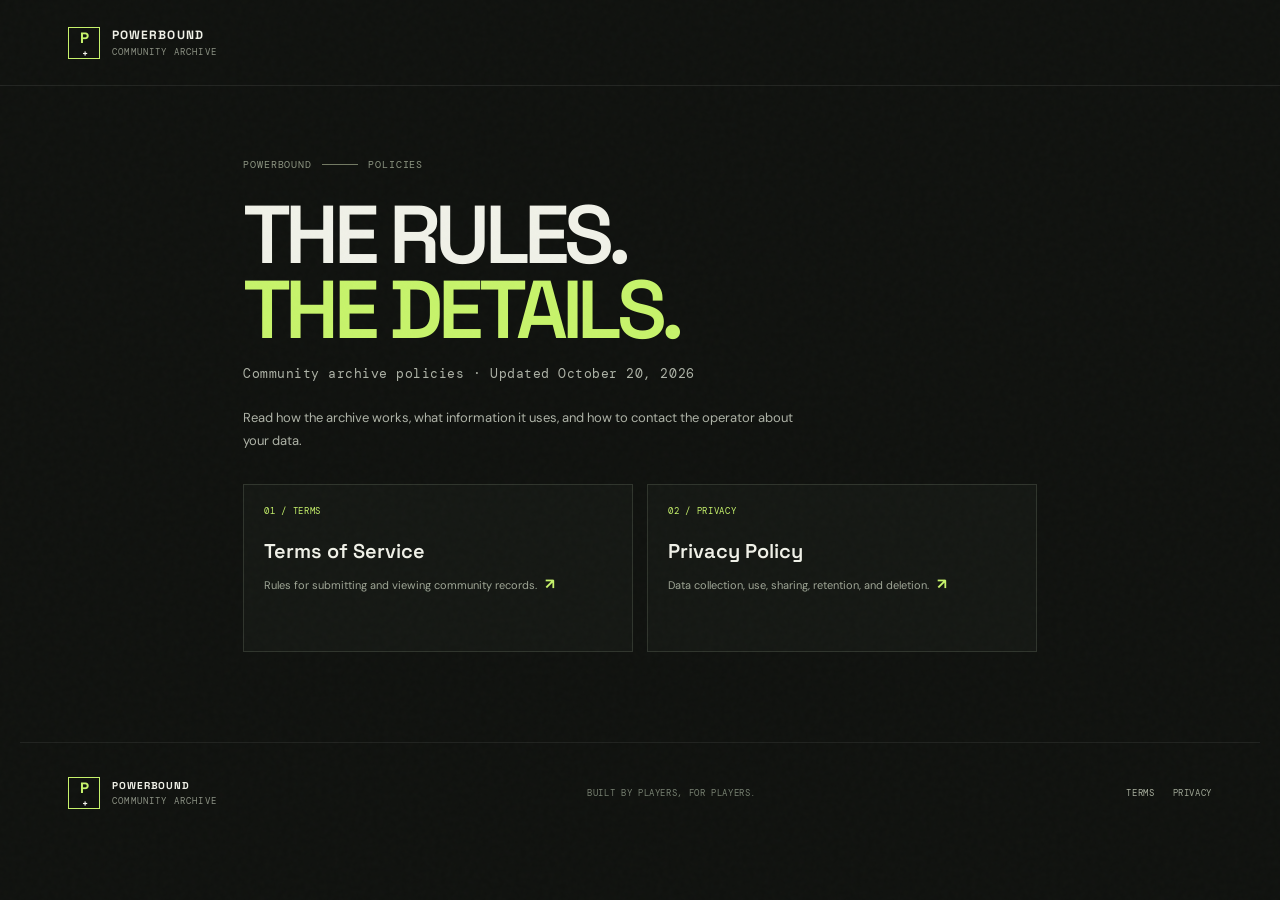
<file: index.html>
<!doctype html>
<html lang="en"><head><meta charset="utf-8"><meta name="viewport" content="width=device-width, initial-scale=1"><meta name="theme-color" content="#10120f"><meta name="description" content="Powerbound policies for the community combat power archive."><title>Legal — Powerbound</title><link rel="preconnect" href="https://fonts.googleapis.com"><link rel="preconnect" href="https://fonts.gstatic.com" crossorigin><link href="https://fonts.googleapis.com/css2?family=DM+Mono:wght@400;500&family=DM+Sans:wght@400;500;600;700&family=Space+Grotesk:wght@500;600;700&display=swap" rel="stylesheet"><link rel="stylesheet" href="styles.css"><link rel="stylesheet" href="legal.css"></head>
<body><div class="grain" aria-hidden="true"></div><header class="topbar legal-top"><a class="brand" href="index.html"><span class="brand-mark">P<span>+</span></span><span>POWERBOUND<span class="brand-sub">COMMUNITY ARCHIVE</span></span></a></header><main class="legal-main"><div class="eyebrow muted">POWERBOUND <span class="eyebrow-line"></span> POLICIES</div><h1>THE RULES.<br><span>THE DETAILS.</span></h1><p class="legal-meta">Community archive policies · Updated October 20, 2026</p><p class="policy-index-intro">Read how the archive works, what information it uses, and how to contact the operator about your data.</p><div class="policy-cards"><a href="terms.html"><span class="policy-number">01 / TERMS</span><strong>Terms of Service</strong><span>Rules for submitting and viewing community records. <b>↗</b></span></a><a href="privacy.html"><span class="policy-number">02 / PRIVACY</span><strong>Privacy Policy</strong><span>Data collection, use, sharing, retention, and deletion. <b>↗</b></span></a></div></main><footer><a class="brand footer-brand" href="index.html"><span class="brand-mark">P<span>+</span></span><span>POWERBOUND<span class="brand-sub">COMMUNITY ARCHIVE</span></span></a><span>BUILT BY PLAYERS, FOR PLAYERS.</span><div class="footer-legal"><a href="terms.html">TERMS</a><a href="privacy.html">PRIVACY</a></div></footer></body></html>
</file>
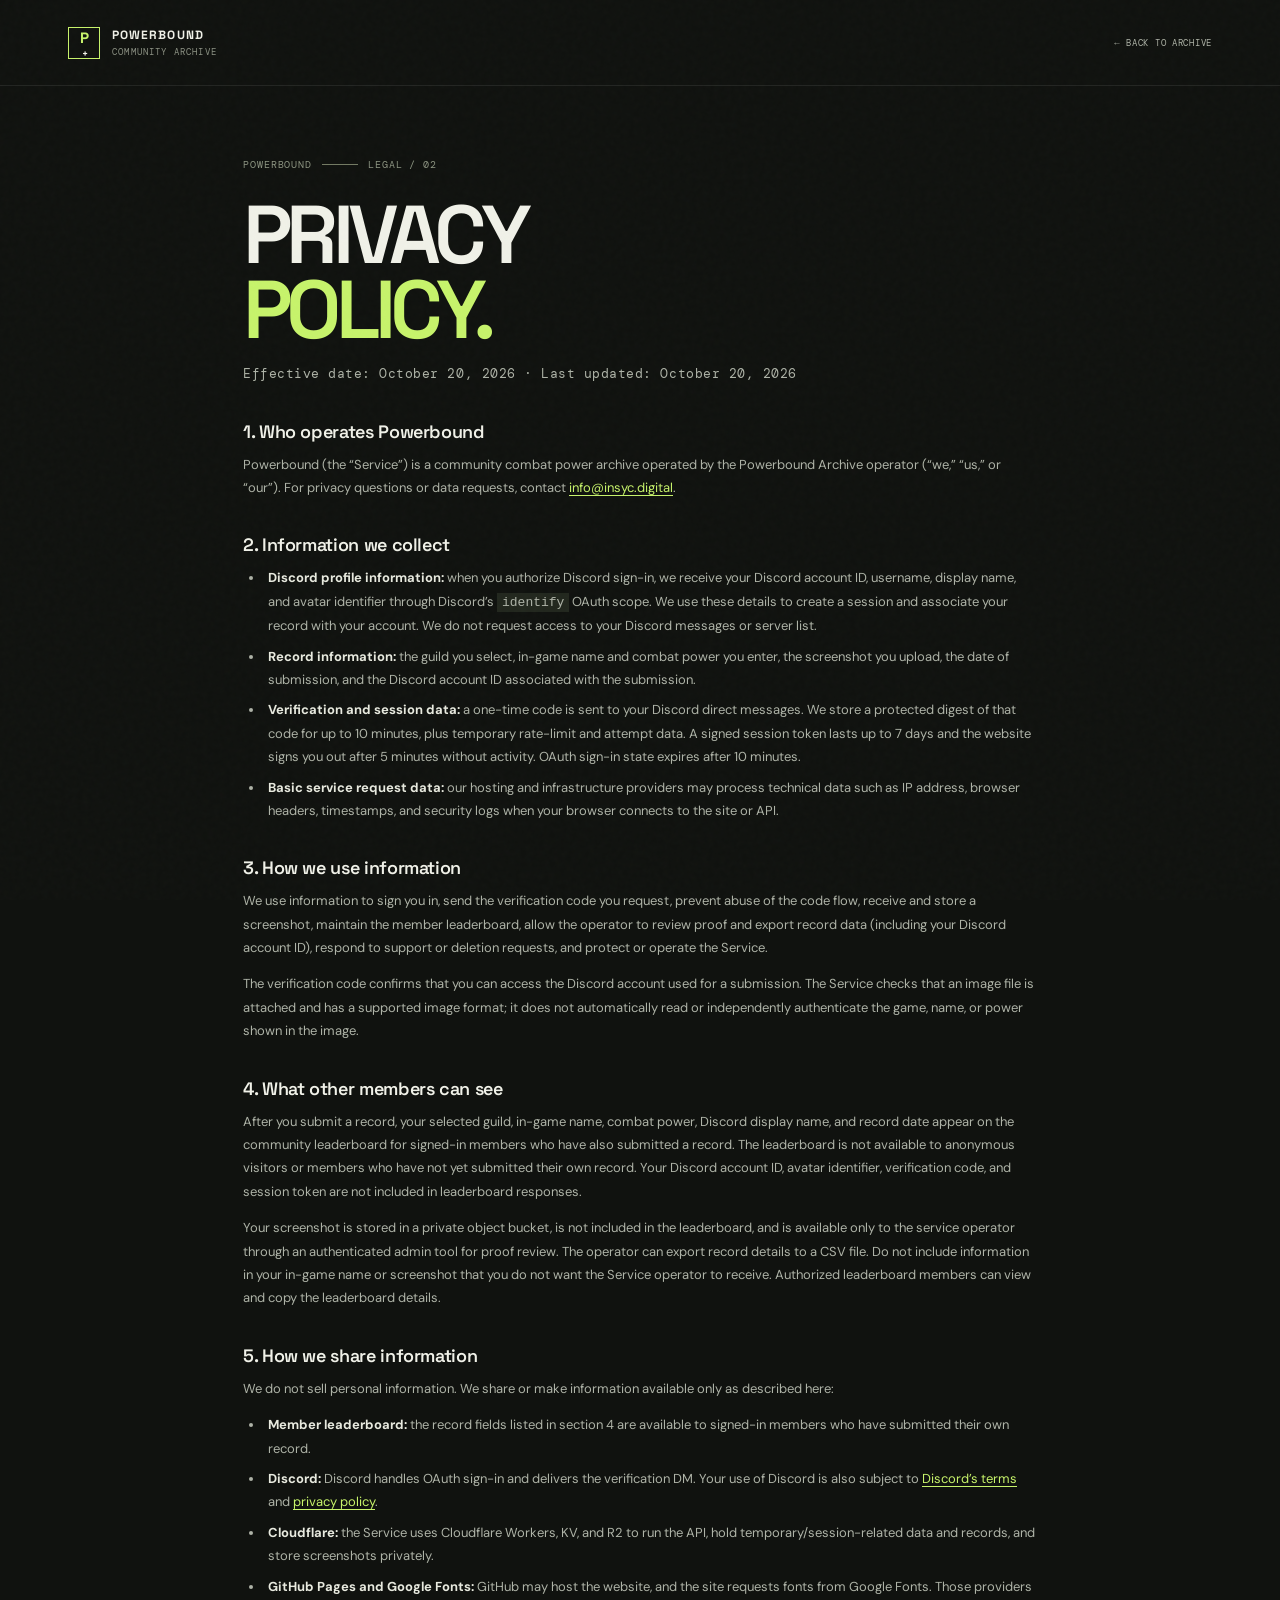
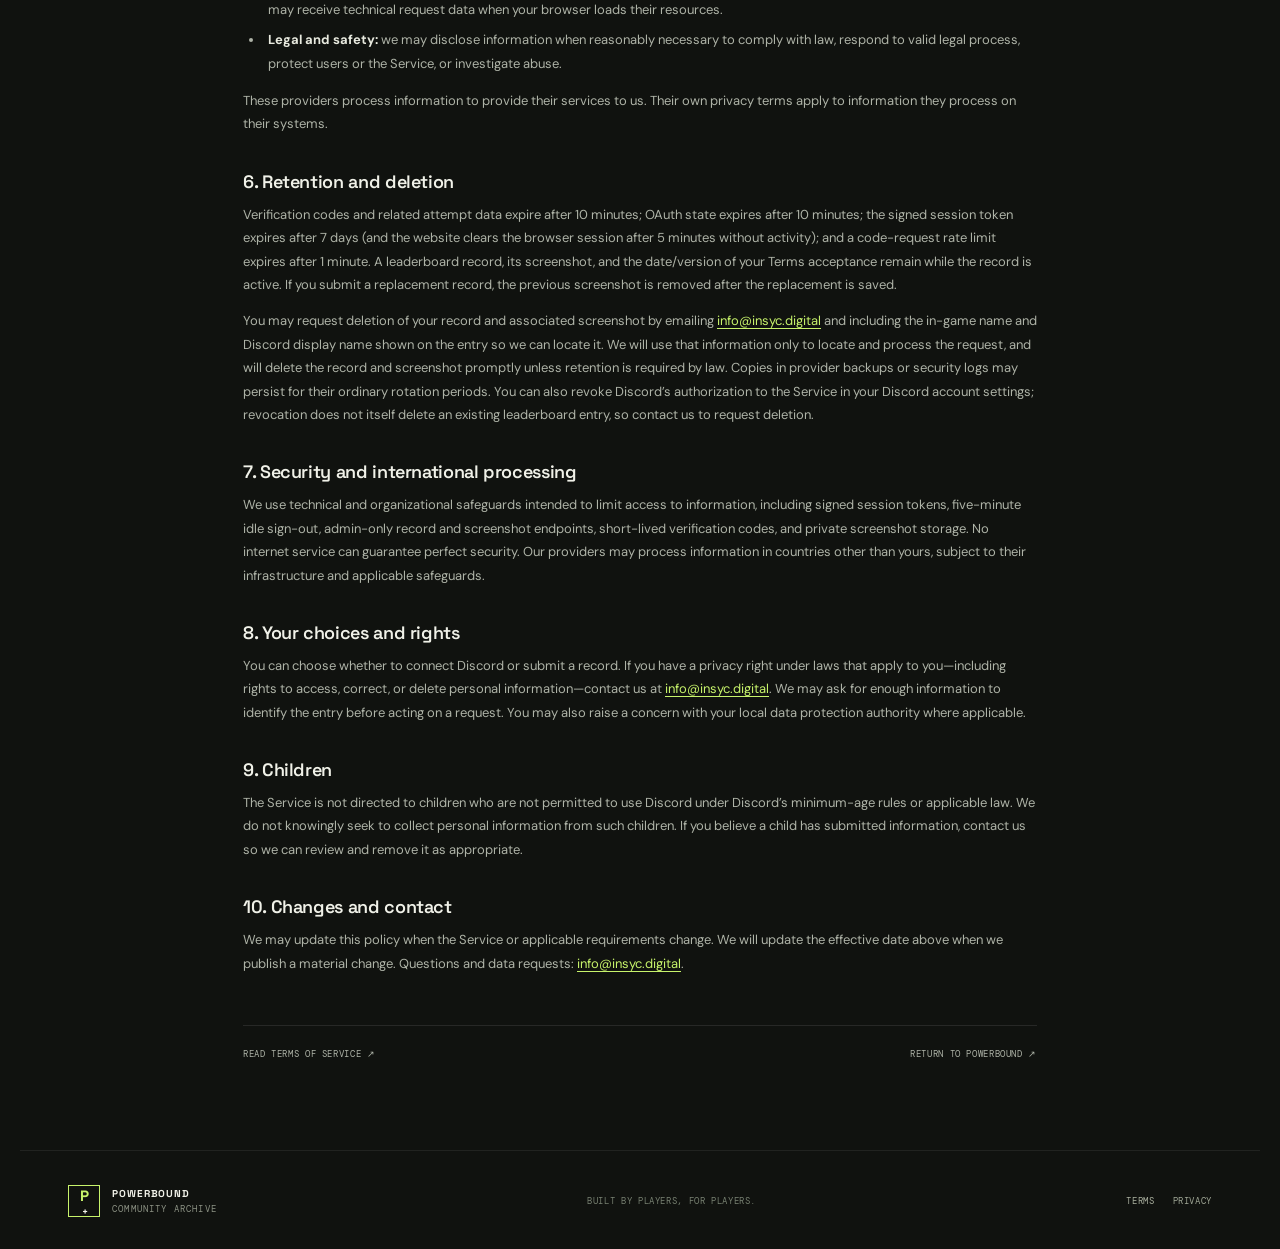
<file: privacy.html>
<!doctype html>
<html lang="en">
<head>
  <meta charset="utf-8">
  <meta name="viewport" content="width=device-width, initial-scale=1">
  <meta name="theme-color" content="#10120f">
  <meta name="description" content="How Powerbound collects, uses, stores, and shares information.">
  <title>Privacy Policy — Powerbound</title>
  <link rel="preconnect" href="https://fonts.googleapis.com"><link rel="preconnect" href="https://fonts.gstatic.com" crossorigin>
  <link href="https://fonts.googleapis.com/css2?family=DM+Mono:wght@400;500&family=DM+Sans:wght@400;500;600;700&family=Space+Grotesk:wght@500;600;700&display=swap" rel="stylesheet">
  <link rel="stylesheet" href="styles.css"><link rel="stylesheet" href="legal.css">
</head>
<body><div class="grain" aria-hidden="true"></div>
  <header class="topbar legal-top"><a class="brand" href="index.html"><span class="brand-mark">P<span>+</span></span><span>POWERBOUND<span class="brand-sub">COMMUNITY ARCHIVE</span></span></a><a class="text-link" href="index.html">← BACK TO ARCHIVE</a></header>
  <main class="legal-main">
    <div class="eyebrow muted">POWERBOUND <span class="eyebrow-line"></span> LEGAL / 02</div>
    <h1>PRIVACY<br><span>POLICY.</span></h1>
    <p class="legal-meta">Effective date: October 20, 2026 · Last updated: October 20, 2026</p>
    <h2>1. Who operates Powerbound</h2>
    <p>Powerbound (the “Service”) is a community combat power archive operated by the Powerbound Archive operator (“we,” “us,” or “our”). For privacy questions or data requests, contact <a href="mailto:info@insyc.digital">info@insyc.digital</a>.</p>

    <h2>2. Information we collect</h2>
    <ul>
      <li><strong>Discord profile information:</strong> when you authorize Discord sign-in, we receive your Discord account ID, username, display name, and avatar identifier through Discord’s <code>identify</code> OAuth scope. We use these details to create a session and associate your record with your account. We do not request access to your Discord messages or server list.</li>
      <li><strong>Record information:</strong> the guild you select, in-game name and combat power you enter, the screenshot you upload, the date of submission, and the Discord account ID associated with the submission.</li>
      <li><strong>Verification and session data:</strong> a one-time code is sent to your Discord direct messages. We store a protected digest of that code for up to 10 minutes, plus temporary rate-limit and attempt data. A signed session token lasts up to 7 days and the website signs you out after 5 minutes without activity. OAuth sign-in state expires after 10 minutes.</li>
      <li><strong>Basic service request data:</strong> our hosting and infrastructure providers may process technical data such as IP address, browser headers, timestamps, and security logs when your browser connects to the site or API.</li>
    </ul>

    <h2>3. How we use information</h2>
    <p>We use information to sign you in, send the verification code you request, prevent abuse of the code flow, receive and store a screenshot, maintain the member leaderboard, allow the operator to review proof and export record data (including your Discord account ID), respond to support or deletion requests, and protect or operate the Service.</p>
    <p>The verification code confirms that you can access the Discord account used for a submission. The Service checks that an image file is attached and has a supported image format; it does not automatically read or independently authenticate the game, name, or power shown in the image.</p>

    <h2>4. What other members can see</h2>
    <p>After you submit a record, your selected guild, in-game name, combat power, Discord display name, and record date appear on the community leaderboard for signed-in members who have also submitted a record. The leaderboard is not available to anonymous visitors or members who have not yet submitted their own record. Your Discord account ID, avatar identifier, verification code, and session token are not included in leaderboard responses.</p>
    <p>Your screenshot is stored in a private object bucket, is not included in the leaderboard, and is available only to the service operator through an authenticated admin tool for proof review. The operator can export record details to a CSV file. Do not include information in your in-game name or screenshot that you do not want the Service operator to receive. Authorized leaderboard members can view and copy the leaderboard details.</p>

    <h2>5. How we share information</h2>
    <p>We do not sell personal information. We share or make information available only as described here:</p>
    <ul>
      <li><strong>Member leaderboard:</strong> the record fields listed in section 4 are available to signed-in members who have submitted their own record.</li>
      <li><strong>Discord:</strong> Discord handles OAuth sign-in and delivers the verification DM. Your use of Discord is also subject to <a href="https://discord.com/terms" rel="noopener">Discord’s terms</a> and <a href="https://discord.com/privacy" rel="noopener">privacy policy</a>.</li>
      <li><strong>Cloudflare:</strong> the Service uses Cloudflare Workers, KV, and R2 to run the API, hold temporary/session-related data and records, and store screenshots privately.</li>
      <li><strong>GitHub Pages and Google Fonts:</strong> GitHub may host the website, and the site requests fonts from Google Fonts. Those providers may receive technical request data when your browser loads their resources.</li>
      <li><strong>Legal and safety:</strong> we may disclose information when reasonably necessary to comply with law, respond to valid legal process, protect users or the Service, or investigate abuse.</li>
    </ul>
    <p>These providers process information to provide their services to us. Their own privacy terms apply to information they process on their systems.</p>

    <h2>6. Retention and deletion</h2>
    <p>Verification codes and related attempt data expire after 10 minutes; OAuth state expires after 10 minutes; the signed session token expires after 7 days (and the website clears the browser session after 5 minutes without activity); and a code-request rate limit expires after 1 minute. A leaderboard record, its screenshot, and the date/version of your Terms acceptance remain while the record is active. If you submit a replacement record, the previous screenshot is removed after the replacement is saved.</p>
    <p>You may request deletion of your record and associated screenshot by emailing <a href="mailto:info@insyc.digital">info@insyc.digital</a> and including the in-game name and Discord display name shown on the entry so we can locate it. We will use that information only to locate and process the request, and will delete the record and screenshot promptly unless retention is required by law. Copies in provider backups or security logs may persist for their ordinary rotation periods. You can also revoke Discord’s authorization to the Service in your Discord account settings; revocation does not itself delete an existing leaderboard entry, so contact us to request deletion.</p>

    <h2>7. Security and international processing</h2>
    <p>We use technical and organizational safeguards intended to limit access to information, including signed session tokens, five-minute idle sign-out, admin-only record and screenshot endpoints, short-lived verification codes, and private screenshot storage. No internet service can guarantee perfect security. Our providers may process information in countries other than yours, subject to their infrastructure and applicable safeguards.</p>

    <h2>8. Your choices and rights</h2>
    <p>You can choose whether to connect Discord or submit a record. If you have a privacy right under laws that apply to you—including rights to access, correct, or delete personal information—contact us at <a href="mailto:info@insyc.digital">info@insyc.digital</a>. We may ask for enough information to identify the entry before acting on a request. You may also raise a concern with your local data protection authority where applicable.</p>

    <h2>9. Children</h2>
    <p>The Service is not directed to children who are not permitted to use Discord under Discord’s minimum-age rules or applicable law. We do not knowingly seek to collect personal information from such children. If you believe a child has submitted information, contact us so we can review and remove it as appropriate.</p>

    <h2>10. Changes and contact</h2>
    <p>We may update this policy when the Service or applicable requirements change. We will update the effective date above when we publish a material change. Questions and data requests: <a href="mailto:info@insyc.digital">info@insyc.digital</a>.</p>
    <div class="legal-end"><a class="text-link" href="terms.html">READ TERMS OF SERVICE ↗</a><a class="text-link" href="index.html">RETURN TO POWERBOUND ↗</a></div>
  </main>
  <footer><a class="brand footer-brand" href="index.html"><span class="brand-mark">P<span>+</span></span><span>POWERBOUND<span class="brand-sub">COMMUNITY ARCHIVE</span></span></a><span>BUILT BY PLAYERS, FOR PLAYERS.</span><div class="footer-legal"><a href="terms.html">TERMS</a><a href="privacy.html">PRIVACY</a></div></footer>
</body></html>
</file>
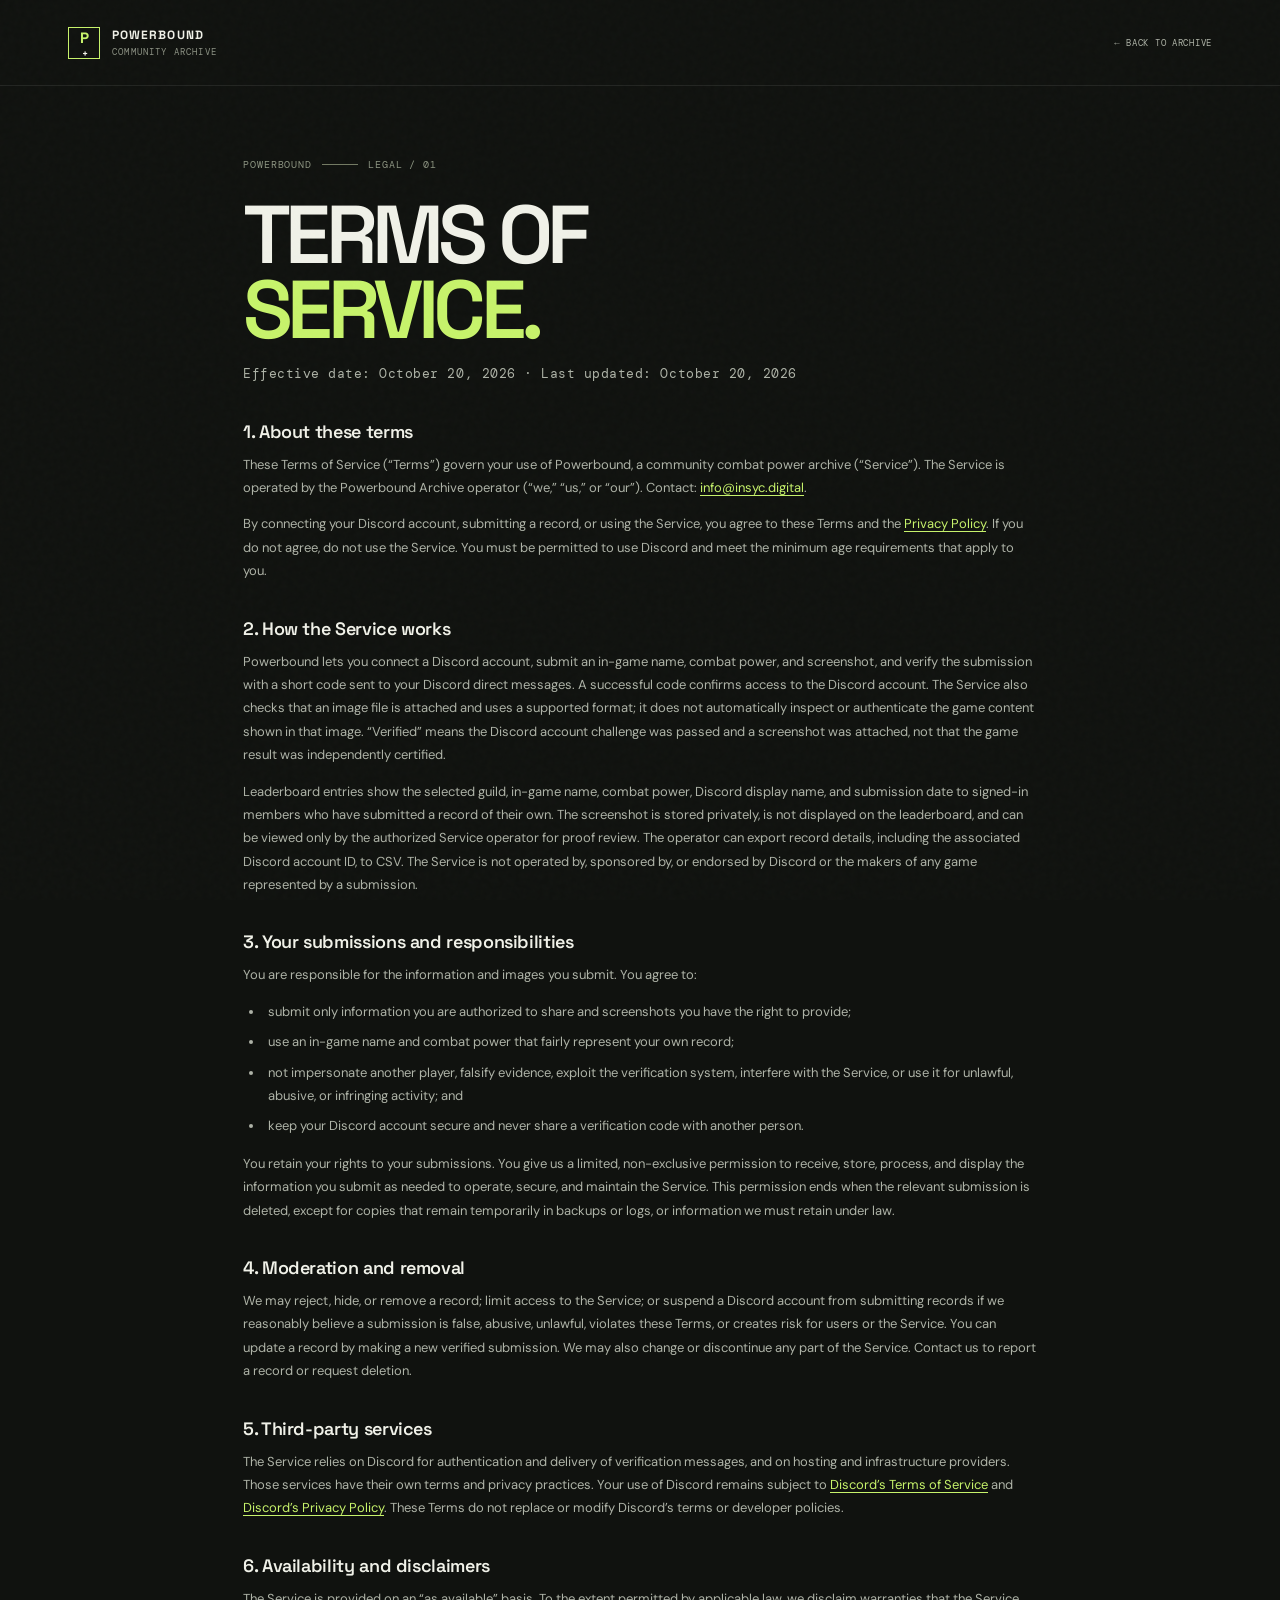
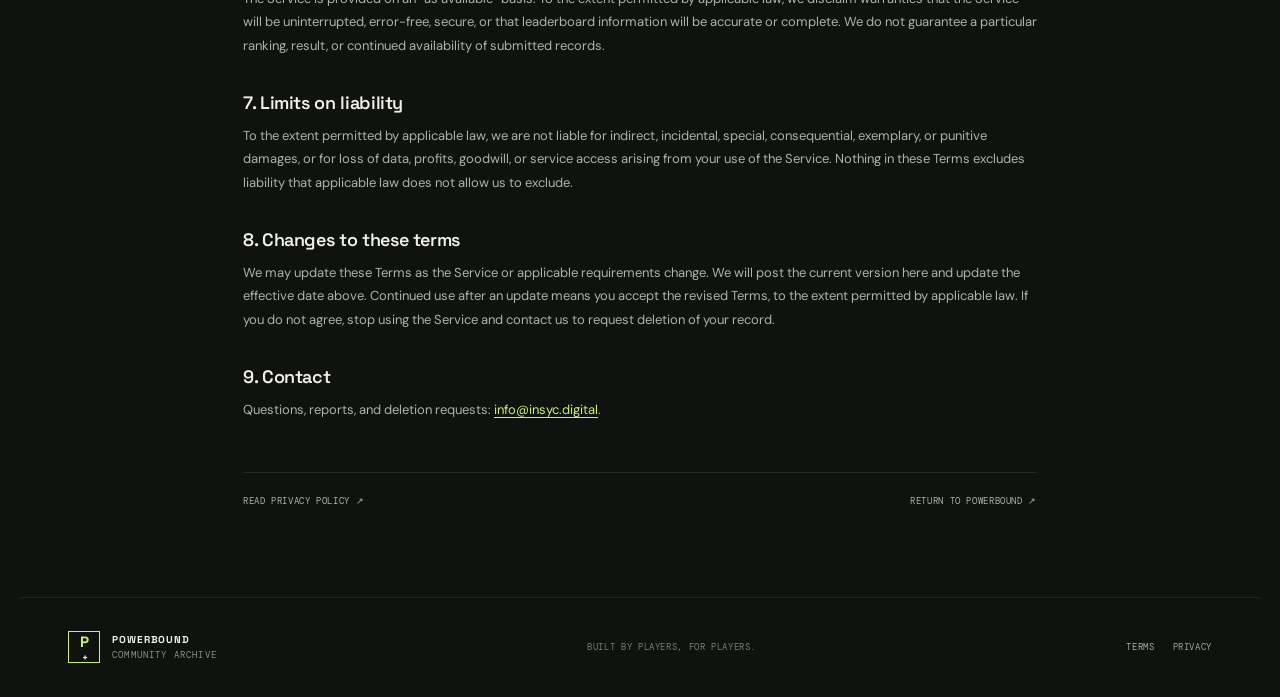
<file: terms.html>
<!doctype html>
<html lang="en">
<head>
  <meta charset="utf-8"><meta name="viewport" content="width=device-width, initial-scale=1"><meta name="theme-color" content="#10120f">
  <meta name="description" content="Terms for using Powerbound, a community combat power archive.">
  <title>Terms of Service — Powerbound</title>
  <link rel="preconnect" href="https://fonts.googleapis.com"><link rel="preconnect" href="https://fonts.gstatic.com" crossorigin>
  <link href="https://fonts.googleapis.com/css2?family=DM+Mono:wght@400;500&family=DM+Sans:wght@400;500;600;700&family=Space+Grotesk:wght@500;600;700&display=swap" rel="stylesheet">
  <link rel="stylesheet" href="styles.css"><link rel="stylesheet" href="legal.css">
</head>
<body><div class="grain" aria-hidden="true"></div>
  <header class="topbar legal-top"><a class="brand" href="index.html"><span class="brand-mark">P<span>+</span></span><span>POWERBOUND<span class="brand-sub">COMMUNITY ARCHIVE</span></span></a><a class="text-link" href="index.html">← BACK TO ARCHIVE</a></header>
  <main class="legal-main">
    <div class="eyebrow muted">POWERBOUND <span class="eyebrow-line"></span> LEGAL / 01</div>
    <h1>TERMS OF<br><span>SERVICE.</span></h1>
    <p class="legal-meta">Effective date: October 20, 2026 · Last updated: October 20, 2026</p>
    <h2>1. About these terms</h2>
    <p>These Terms of Service (“Terms”) govern your use of Powerbound, a community combat power archive (“Service”). The Service is operated by the Powerbound Archive operator (“we,” “us,” or “our”). Contact: <a href="mailto:info@insyc.digital">info@insyc.digital</a>.</p>
    <p>By connecting your Discord account, submitting a record, or using the Service, you agree to these Terms and the <a href="privacy.html">Privacy Policy</a>. If you do not agree, do not use the Service. You must be permitted to use Discord and meet the minimum age requirements that apply to you.</p>

    <h2>2. How the Service works</h2>
    <p>Powerbound lets you connect a Discord account, submit an in-game name, combat power, and screenshot, and verify the submission with a short code sent to your Discord direct messages. A successful code confirms access to the Discord account. The Service also checks that an image file is attached and uses a supported format; it does not automatically inspect or authenticate the game content shown in that image. “Verified” means the Discord account challenge was passed and a screenshot was attached, not that the game result was independently certified.</p>
    <p>Leaderboard entries show the selected guild, in-game name, combat power, Discord display name, and submission date to signed-in members who have submitted a record of their own. The screenshot is stored privately, is not displayed on the leaderboard, and can be viewed only by the authorized Service operator for proof review. The operator can export record details, including the associated Discord account ID, to CSV. The Service is not operated by, sponsored by, or endorsed by Discord or the makers of any game represented by a submission.</p>

    <h2>3. Your submissions and responsibilities</h2>
    <p>You are responsible for the information and images you submit. You agree to:</p>
    <ul>
      <li>submit only information you are authorized to share and screenshots you have the right to provide;</li>
      <li>use an in-game name and combat power that fairly represent your own record;</li>
      <li>not impersonate another player, falsify evidence, exploit the verification system, interfere with the Service, or use it for unlawful, abusive, or infringing activity; and</li>
      <li>keep your Discord account secure and never share a verification code with another person.</li>
    </ul>
    <p>You retain your rights to your submissions. You give us a limited, non-exclusive permission to receive, store, process, and display the information you submit as needed to operate, secure, and maintain the Service. This permission ends when the relevant submission is deleted, except for copies that remain temporarily in backups or logs, or information we must retain under law.</p>

    <h2>4. Moderation and removal</h2>
    <p>We may reject, hide, or remove a record; limit access to the Service; or suspend a Discord account from submitting records if we reasonably believe a submission is false, abusive, unlawful, violates these Terms, or creates risk for users or the Service. You can update a record by making a new verified submission. We may also change or discontinue any part of the Service. Contact us to report a record or request deletion.</p>

    <h2>5. Third-party services</h2>
    <p>The Service relies on Discord for authentication and delivery of verification messages, and on hosting and infrastructure providers. Those services have their own terms and privacy practices. Your use of Discord remains subject to <a href="https://discord.com/terms" rel="noopener">Discord’s Terms of Service</a> and <a href="https://discord.com/privacy" rel="noopener">Discord’s Privacy Policy</a>. These Terms do not replace or modify Discord’s terms or developer policies.</p>

    <h2>6. Availability and disclaimers</h2>
    <p>The Service is provided on an “as available” basis. To the extent permitted by applicable law, we disclaim warranties that the Service will be uninterrupted, error-free, secure, or that leaderboard information will be accurate or complete. We do not guarantee a particular ranking, result, or continued availability of submitted records.</p>

    <h2>7. Limits on liability</h2>
    <p>To the extent permitted by applicable law, we are not liable for indirect, incidental, special, consequential, exemplary, or punitive damages, or for loss of data, profits, goodwill, or service access arising from your use of the Service. Nothing in these Terms excludes liability that applicable law does not allow us to exclude.</p>

    <h2>8. Changes to these terms</h2>
    <p>We may update these Terms as the Service or applicable requirements change. We will post the current version here and update the effective date above. Continued use after an update means you accept the revised Terms, to the extent permitted by applicable law. If you do not agree, stop using the Service and contact us to request deletion of your record.</p>

    <h2>9. Contact</h2>
    <p>Questions, reports, and deletion requests: <a href="mailto:info@insyc.digital">info@insyc.digital</a>.</p>
    <div class="legal-end"><a class="text-link" href="privacy.html">READ PRIVACY POLICY ↗</a><a class="text-link" href="index.html">RETURN TO POWERBOUND ↗</a></div>
  </main>
  <footer><a class="brand footer-brand" href="index.html"><span class="brand-mark">P<span>+</span></span><span>POWERBOUND<span class="brand-sub">COMMUNITY ARCHIVE</span></span></a><span>BUILT BY PLAYERS, FOR PLAYERS.</span><div class="footer-legal"><a href="terms.html">TERMS</a><a href="privacy.html">PRIVACY</a></div></footer>
</body></html>
</file>
<file: styles.css>
:root{--bg:#10120f;--panel:#171a16;--panel2:#1c201b;--line:#30352d;--muted:#8c9284;--cream:#f0f1e8;--lime:#c7f36b;--lime2:#a6d84f;--mono:'DM Mono',monospace;--display:'Space Grotesk',sans-serif;--body:'DM Sans',sans-serif}*{box-sizing:border-box}html{scroll-behavior:smooth}body{margin:0;background:var(--bg);color:var(--cream);font-family:var(--body);font-size:14px}.grain{position:fixed;inset:0;pointer-events:none;z-index:10;opacity:.035;background-image:url("data:image/svg+xml,%3Csvg viewBox='0 0 180 180' xmlns='http://www.w3.org/2000/svg'%3E%3Cfilter id='n'%3E%3CfeTurbulence type='fractalNoise' baseFrequency='.88' numOctaves='3' stitchTiles='stitch'/%3E%3C/filter%3E%3Crect width='100%25' height='100%25' filter='url(%23n)' opacity='.6'/%3E%3C/svg%3E")}.topbar,main,footer{max-width:1240px;margin:auto}.topbar{height:86px;padding:0 48px;display:flex;align-items:center;justify-content:space-between;border-bottom:1px solid #ffffff14}.brand{display:flex;align-items:center;gap:12px;text-decoration:none;color:var(--cream);font:700 12px var(--display);letter-spacing:.09em}.brand-mark{width:32px;height:32px;display:grid;place-items:center;border:1px solid var(--lime);color:var(--lime);font:700 15px var(--display);letter-spacing:-.1em}.brand-mark span,.stats-mark span{color:var(--cream);font-size:10px}.brand-sub{display:block;margin-top:3px;font:9px var(--mono);letter-spacing:.13em;color:var(--muted)}nav{display:flex;gap:38px;margin-left:10%;}nav a,.text-link{color:#aeb3a7;text-decoration:none;font-size:12px;transition:color .2s}nav a:hover,.text-link:hover{color:var(--lime)}button{font:inherit;cursor:pointer}.discord-button{display:flex;align-items:center;gap:10px;background:transparent;border:1px solid #454a3f;color:var(--cream);padding:11px 15px;font-size:11px;transition:.2s}.discord-button:hover{border-color:var(--lime);color:var(--lime)}.discord-button svg{width:17px;height:17px}.hero{min-height:555px;padding:86px 48px 76px;display:grid;grid-template-columns:1.08fr .92fr;position:relative;overflow:hidden;border-bottom:1px solid #ffffff14}.hero-copy{position:relative;z-index:2}.eyebrow{display:flex;align-items:center;gap:10px;color:var(--lime);font:10px var(--mono);letter-spacing:.09em}.eyebrow-line{display:inline-block;width:36px;height:1px;background:#737a63}.live-dot,.tag-dot{width:7px;height:7px;border-radius:50%;background:var(--lime);box-shadow:0 0 12px #c7f36b8c;display:inline-block}.hero h1{font:600 clamp(56px,7.5vw,96px)/.91 var(--display);letter-spacing:-.075em;margin:31px 0 25px}.hero h1>span,.how h2 span{color:var(--lime)}.hero-text{max-width:400px;color:#a5aa9d;font-size:14px;line-height:1.75;margin-bottom:31px}.hero-actions{display:flex;align-items:center;gap:28px}.primary-button,.secondary-button{background:var(--lime);border:1px solid var(--lime);color:#141710;padding:14px 17px;font:600 12px var(--body);transition:.2s}.primary-button:hover,.secondary-button:hover{background:#ddffa0;border-color:#ddffa0;transform:translateY(-1px)}.primary-button span,.secondary-button span{margin-left:25px;font-size:17px}.text-link span{color:var(--lime);margin-left:7px}.hero-note{margin-top:40px;font:9px var(--mono);letter-spacing:.08em;color:#a1a797}.shield{color:var(--lime);font-size:14px;vertical-align:-1px;margin-right:6px}.note-divider{padding:0 8px;color:#61685b}.hero-art{position:relative;min-height:370px;display:grid;place-items:center;margin-top:-5px}.orbit{position:absolute;left:50%;top:50%;border:1px solid #c7f36b1a;border-radius:50%;transform:translate(-50%,-50%)}.orbit-one{width:255px;height:255px}.orbit-two{width:370px;height:370px;border-style:dashed;animation:rotate 70s linear infinite}.orbit-three{width:475px;height:475px;border-color:#ffffff0b}@keyframes rotate{to{transform:translate(-50%,-50%) rotate(360deg)}}.power-core{position:relative;z-index:1;width:213px;height:213px;border:1px solid #c7f36b5c;border-radius:50%;background:radial-gradient(circle,#22291b 0,#151812 72%);box-shadow:0 0 65px #a1d34617, inset 0 0 35px #a1d3460d;display:flex;align-items:center;justify-content:center;flex-direction:column;text-align:center}.core-kicker,.core-label{font:9px var(--mono);letter-spacing:.12em;color:#a9b29a}.core-value{font:600 74px/.95 var(--display);color:var(--lime);letter-spacing:-.08em}.core-rule{width:34px;height:1px;background:var(--lime);margin:11px 0}.core-label{line-height:1.65;font-size:8px}.float-tag{position:absolute;z-index:2;border:1px solid #4b5141;background:#171a15;padding:11px 13px;font:9px var(--mono);letter-spacing:.04em;color:#a7ad9f;display:flex;align-items:center;gap:9px}.float-tag b{color:var(--lime);font-weight:400}.tag-top{top:51px;right:0}.tag-bottom{bottom:56px;left:0}.tag-icon{font-size:23px;color:var(--lime)}.art-coordinates{position:absolute;right:0;bottom:3px;color:#71796a;font:9px/1.7 var(--mono);text-align:right;letter-spacing:.08em}.spark{position:absolute;width:23px;color:var(--lime);top:93px;left:12%}.stats{height:118px;border-bottom:1px solid #ffffff14;display:grid;grid-template-columns:1fr 1fr 1fr auto;align-items:center;padding:0 48px;gap:30px}.stats>div:not(.stats-mark){display:flex;flex-direction:column;gap:10px}.stat-label{font:9px var(--mono);letter-spacing:.1em;color:#858c7b}.stats strong{font:600 23px var(--display);letter-spacing:-.04em}.stats-mark{font:700 30px var(--display);color:var(--lime)}.rankings{padding:93px 48px 82px}.section-heading{display:flex;justify-content:space-between;align-items:end;margin-bottom:32px}.muted{color:#8c9481}.section-heading h2,.how h2,.modal h2{font:600 43px/.97 var(--display);letter-spacing:-.055em;margin:17px 0 0}.accent{color:var(--lime)}.all-link{margin-bottom:7px}.table-wrap{border:1px solid var(--line);background:#141713}.table-head,.record-row{display:grid;grid-template-columns:1.7fr 1.05fr 1fr .7fr;align-items:center}.table-head{padding:15px 22px;border-bottom:1px solid var(--line);font:9px var(--mono);letter-spacing:.08em;color:#858c7b}.record-row{min-height:69px;padding:10px 22px;border-bottom:1px solid #ffffff0d}.record-row:last-child{border:0}.player-cell{display:flex;align-items:center;gap:13px}.rank-no{font:11px var(--mono);color:#858c7b;width:22px}.avatar{width:31px;height:31px;background:#293021;color:var(--lime);display:grid;place-items:center;font:600 12px var(--display)}.player-name{font-weight:600;font-size:12px}.player-discord{font:9px var(--mono);color:#818778;margin-top:3px}.power-cell{font:600 15px var(--display);letter-spacing:-.02em}.record-date{font:10px var(--mono);color:#92988a}.verified{font:9px var(--mono);letter-spacing:.04em;color:var(--lime);display:flex;align-items:center;gap:7px}.verified span{font-size:13px}.empty-state{height:205px;display:flex;align-items:center;justify-content:center;flex-direction:column;gap:10px;text-align:center}.empty-symbol{color:var(--lime);font-size:23px}.empty-state strong{font:500 11px var(--mono);letter-spacing:.1em}.empty-state>span:last-of-type{color:#838a7c;font-size:11px}.empty-state button{margin-top:7px;background:none;border:0;color:var(--lime);font:11px var(--body)}.empty-state button span{font-size:16px;margin-left:7px}.table-foot{padding:13px 3px;display:flex;justify-content:space-between;font:9px var(--mono);letter-spacing:.06em;color:#788071}.table-foot>span:last-child{display:flex;gap:8px;align-items:center}.table-foot .live-dot{width:6px;height:6px}.how{padding:80px 48px 96px;background:#151814;border-top:1px solid #ffffff12;display:grid;grid-template-columns:.85fr 1.15fr;gap:54px}.how h2{font-size:51px;line-height:.98;margin-top:22px}.steps{display:grid;grid-template-columns:repeat(3,1fr);gap:23px;padding-top:5px}.steps article{position:relative;border-top:1px solid #444a3d;padding-top:22px}.step-no{position:absolute;right:0;top:19px;color:#747c6c;font:9px var(--mono)}.step-icon{color:var(--lime);font-size:22px}.steps h3{font:600 11px var(--display);letter-spacing:.04em;margin:21px 0 10px}.steps p{font-size:11px;line-height:1.7;color:#969d8e;margin:0;max-width:175px}footer{min-height:100px;padding:22px 48px;display:flex;align-items:center;justify-content:space-between;border-top:1px solid #ffffff12;color:#778071;font:9px var(--mono);letter-spacing:.07em}footer a:last-child{color:#9fa695;text-decoration:none}.footer-brand{font-size:10px}dialog{border:1px solid #484e40;background:#151814;color:var(--cream);padding:0;width:min(530px,calc(100vw - 30px));max-height:92vh;overflow:auto}dialog::backdrop{background:#080a08d9;backdrop-filter:blur(4px)}.modal-close-form{position:sticky;top:10px;height:0;z-index:2}.modal-close{float:right;margin:12px 13px 0 0;width:32px;height:32px;background:#22271e;border:1px solid #444b3d;color:var(--cream);font-size:21px}.modal-content{padding:40px 42px 34px}.modal h2{font-size:42px;margin:18px 0 22px}.modal h2 span{color:var(--lime)}.auth-status{display:flex;align-items:center;gap:8px;padding:12px 13px;background:#1d211a;border:1px solid #363c30;color:#a9b09e;font-size:11px;margin-bottom:24px}.status-dot{width:7px;height:7px;border-radius:50%;background:#7d8475}.auth-status.connected .status-dot{background:var(--lime);box-shadow:0 0 10px #c7f36b80}.inline-login{margin-left:auto;background:none;border:0;color:var(--lime);font-size:11px}.auth-status.connected .inline-login{display:none}#record-form>label:not(.upload-box){display:block;font:9px var(--mono);letter-spacing:.07em;color:#bdc2b5;margin:17px 0 8px}#record-form>label span{float:right;color:#778071;font-size:8px}#record-form>input{width:100%;height:43px;background:#10120f;border:1px solid #34392f;padding:0 12px;color:var(--cream);font:12px var(--body);outline:none}#record-form>input:focus,#code:focus{border-color:var(--lime)}.upload-box{height:86px;border:1px dashed #515847;background:#191d17;display:flex;align-items:center;gap:13px;padding:13px;cursor:pointer;color:#9ea595;font-size:10px;line-height:1.7}.upload-box:hover{border-color:var(--lime)}.upload-box input{position:absolute;width:1px;height:1px;opacity:0}.upload-box b{color:var(--cream);font-weight:500}.upload-box small{color:#7f8775}.upload-icon{width:34px;height:34px;display:grid;place-items:center;color:var(--lime);border:1px solid #4a5340;font-size:18px}.verify-row{display:grid;grid-template-columns:1.2fr 1fr;gap:10px;margin-top:18px}.secondary-button{background:#22271e;border-color:#424a39;color:var(--cream);padding:11px 12px;font-size:10px}.secondary-button:hover{background:#2a3123;color:var(--lime);border-color:var(--lime)}.secondary-button span{margin-left:8px}.code-input-wrap input{height:100%;width:100%;min-height:42px;text-align:center;letter-spacing:.35em;font:14px var(--mono);background:#10120f;border:1px solid #34392f;color:var(--cream);outline:none}.form-hint,.privacy-copy{font-size:9px;color:#838a7c;line-height:1.6}.form-hint{margin:10px 0 15px}.submit-record{width:100%;display:flex;justify-content:space-between;align-items:center}.submit-record:disabled{opacity:.45;cursor:not-allowed;transform:none}.form-message{font-size:11px;line-height:1.5;margin-top:12px;color:var(--lime)}.form-message.error{color:#ff9c86}.privacy-copy{padding-top:12px;border-top:1px solid #ffffff12;margin:16px 0 0}.dragging .upload-box{border-color:var(--lime);background:#20271a}@media(max-width:780px){.topbar{padding:0 22px;height:72px}nav{display:none}.hero{padding:65px 22px 45px;grid-template-columns:1fr;min-height:0}.hero h1{font-size:clamp(59px,14vw,88px)}.hero-art{min-height:330px;margin-top:35px}.orbit-one{width:215px;height:215px}.orbit-two{width:305px;height:305px}.orbit-three{width:380px;height:380px}.power-core{width:175px;height:175px}.core-value{font-size:59px}.tag-top{right:0;top:20px}.tag-bottom{bottom:35px;left:0}.stats{padding:25px 22px;height:auto;grid-template-columns:1fr 1fr;gap:25px}.stats-mark{display:none}.rankings{padding:68px 22px}.section-heading h2{font-size:35px}.table-head,.record-row{grid-template-columns:1.4fr 1fr .75fr}.table-head span:last-child,.record-row>.verified{display:none}.table-head{padding:13px 12px;font-size:8px}.record-row{padding:10px 12px}.record-date{font-size:9px}.how{padding:65px 22px;grid-template-columns:1fr;gap:37px}.how h2{font-size:44px}.steps{gap:14px}.steps p{font-size:10px}footer{padding:20px 22px;gap:12px;flex-wrap:wrap}footer>span{display:none}.modal-content{padding:37px 24px 27px}}@media(max-width:430px){.discord-button{padding:10px}.discord-button span{font-size:0}.discord-button svg{width:18px}.hero-actions{gap:16px}.hero-actions .text-link{font-size:10px}.hero-note{font-size:8px}.section-heading{align-items:start}.all-link{font-size:10px}.table-head,.record-row{grid-template-columns:1.4fr .95fr .75fr}.avatar{width:27px;height:27px}.player-cell{gap:8px}.power-cell{font-size:13px}.steps{grid-template-columns:1fr;gap:20px}.steps article{min-height:110px}.steps p{max-width:270px}.step-icon{font-size:20px}.steps h3{margin-top:12px}.footer-brand{font-size:9px}footer a:last-child{font-size:8px}}

.legal-consent{display:flex;align-items:flex-start;gap:10px;margin:9px 0 16px;color:#a4ab9a;font-size:10px;line-height:1.6;cursor:pointer}.legal-consent input{flex:none;margin:2px 0 0;accent-color:#c7f36b}.legal-consent a{color:var(--lime);text-underline-offset:2px}.footer-legal{display:flex;gap:16px}.footer-legal a{color:#aab09f;text-decoration:none;font:9px var(--mono);letter-spacing:.07em}.footer-legal a:hover{color:var(--lime)}@media(max-width:600px){.footer-legal{order:3;width:100%;padding-top:12px;border-top:1px solid #ffffff12}}
</file>
<file: legal.css>
.legal-top{max-width:none;padding-left:max(24px,calc((100vw - 1144px)/2));padding-right:max(24px,calc((100vw - 1144px)/2))}.legal-top>.text-link{font:9px var(--mono);letter-spacing:.08em}.legal-main{max-width:850px;padding:72px 28px 90px}.legal-main h1{font:600 clamp(54px,8vw,82px)/.91 var(--display);letter-spacing:-.07em;margin:27px 0 15px}.legal-main h1 span{color:var(--lime)}.legal-meta{font:10px var(--mono);color:#92998a;letter-spacing:.04em;margin:0 0 28px}.legal-notice{padding:15px 17px;margin-bottom:37px;background:#191d16;border:1px solid #454c3c;color:#aeb5a1;font-size:11px;line-height:1.7}.legal-notice strong{color:var(--lime);font:10px var(--mono);letter-spacing:.08em}.legal-notice code{font:10px var(--mono);color:#f0b18f}.legal-main h2{font:600 18px var(--display);letter-spacing:-.02em;margin:34px 0 10px;color:var(--cream)}.legal-main p,.legal-main li{font-size:13px;line-height:1.8;color:#aeb3a7}.legal-main p{margin:0 0 13px}.legal-main ul{padding-left:21px;margin:9px 0 14px}.legal-main li{padding-left:4px;margin:7px 0}.legal-main strong{color:#e8eadf}.legal-main a:not(.text-link){color:var(--lime);text-decoration:underline;text-underline-offset:3px}.legal-main code{background:#22271e;padding:2px 5px}.legal-end{border-top:1px solid #ffffff18;margin-top:50px;padding-top:22px;display:flex;justify-content:space-between;gap:18px}.legal-end .text-link{font:9px var(--mono);letter-spacing:.07em}.footer-legal{display:flex;gap:18px}.footer-legal a{color:#aab09f;text-decoration:none}.footer-legal a:hover{color:var(--lime)}@media(max-width:600px){.legal-top{height:72px}.legal-top .brand{font-size:10px}.legal-top>.text-link{font-size:8px}.legal-main{padding:54px 22px 65px}.legal-main p,.legal-main li{font-size:12px}.legal-end{flex-direction:column;gap:14px}footer{gap:15px}.footer-legal{order:3;width:100%;padding-top:12px;border-top:1px solid #ffffff12}}
.policy-index-intro{max-width:560px;margin:20px 0 32px!important}.policy-cards{display:grid;grid-template-columns:1fr 1fr;gap:14px}.policy-cards>a{display:flex;flex-direction:column;min-height:168px;padding:20px;border:1px solid var(--line);background:#151814;text-decoration:none!important;transition:border-color .2s}.policy-cards>a:hover{border-color:var(--lime)}.policy-number{font:9px var(--mono);letter-spacing:.08em;color:var(--lime)}.policy-cards strong{font:600 20px var(--display);color:var(--cream);margin:21px 0 8px}.policy-cards a>span:last-child{font-size:11px;color:#9fa696;line-height:1.6}.policy-cards b{color:var(--lime);font-size:15px;margin-left:5px}@media(max-width:560px){.policy-cards{grid-template-columns:1fr}.policy-cards>a{min-height:140px}}
</file>
